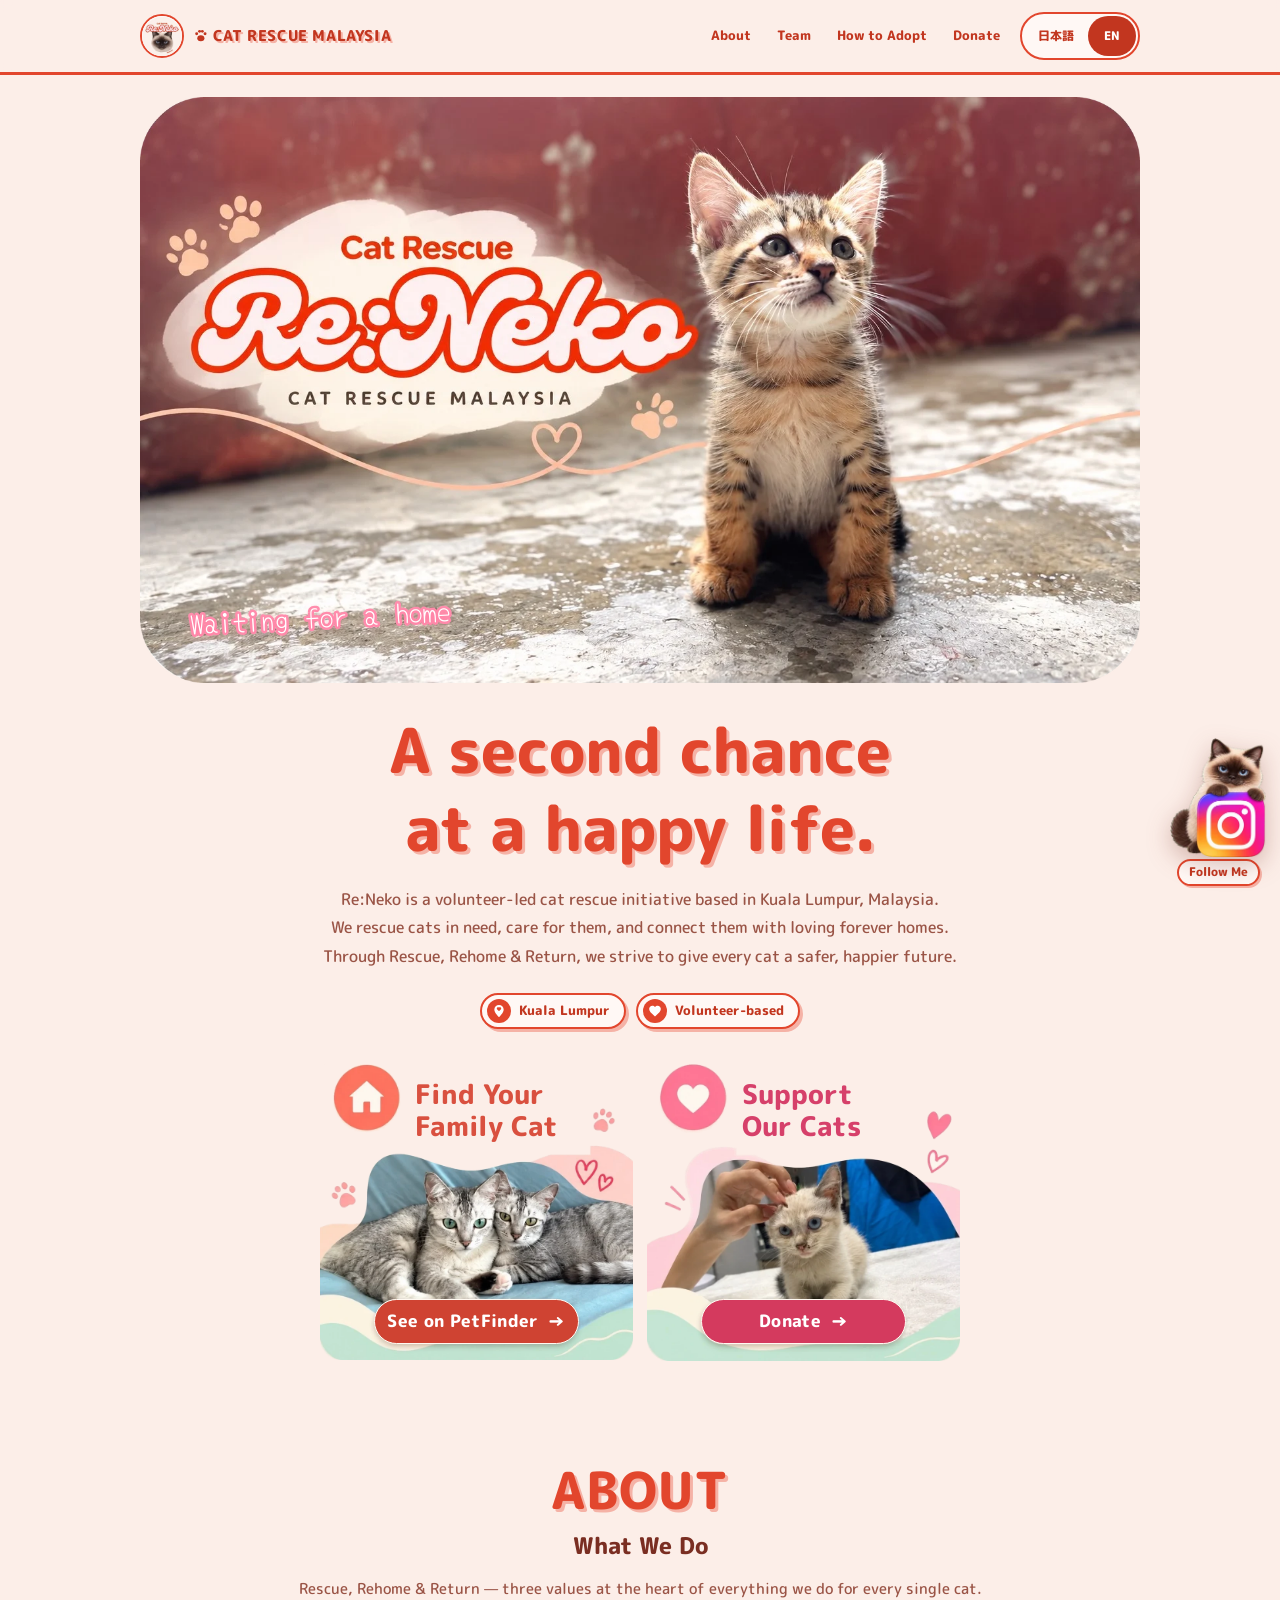
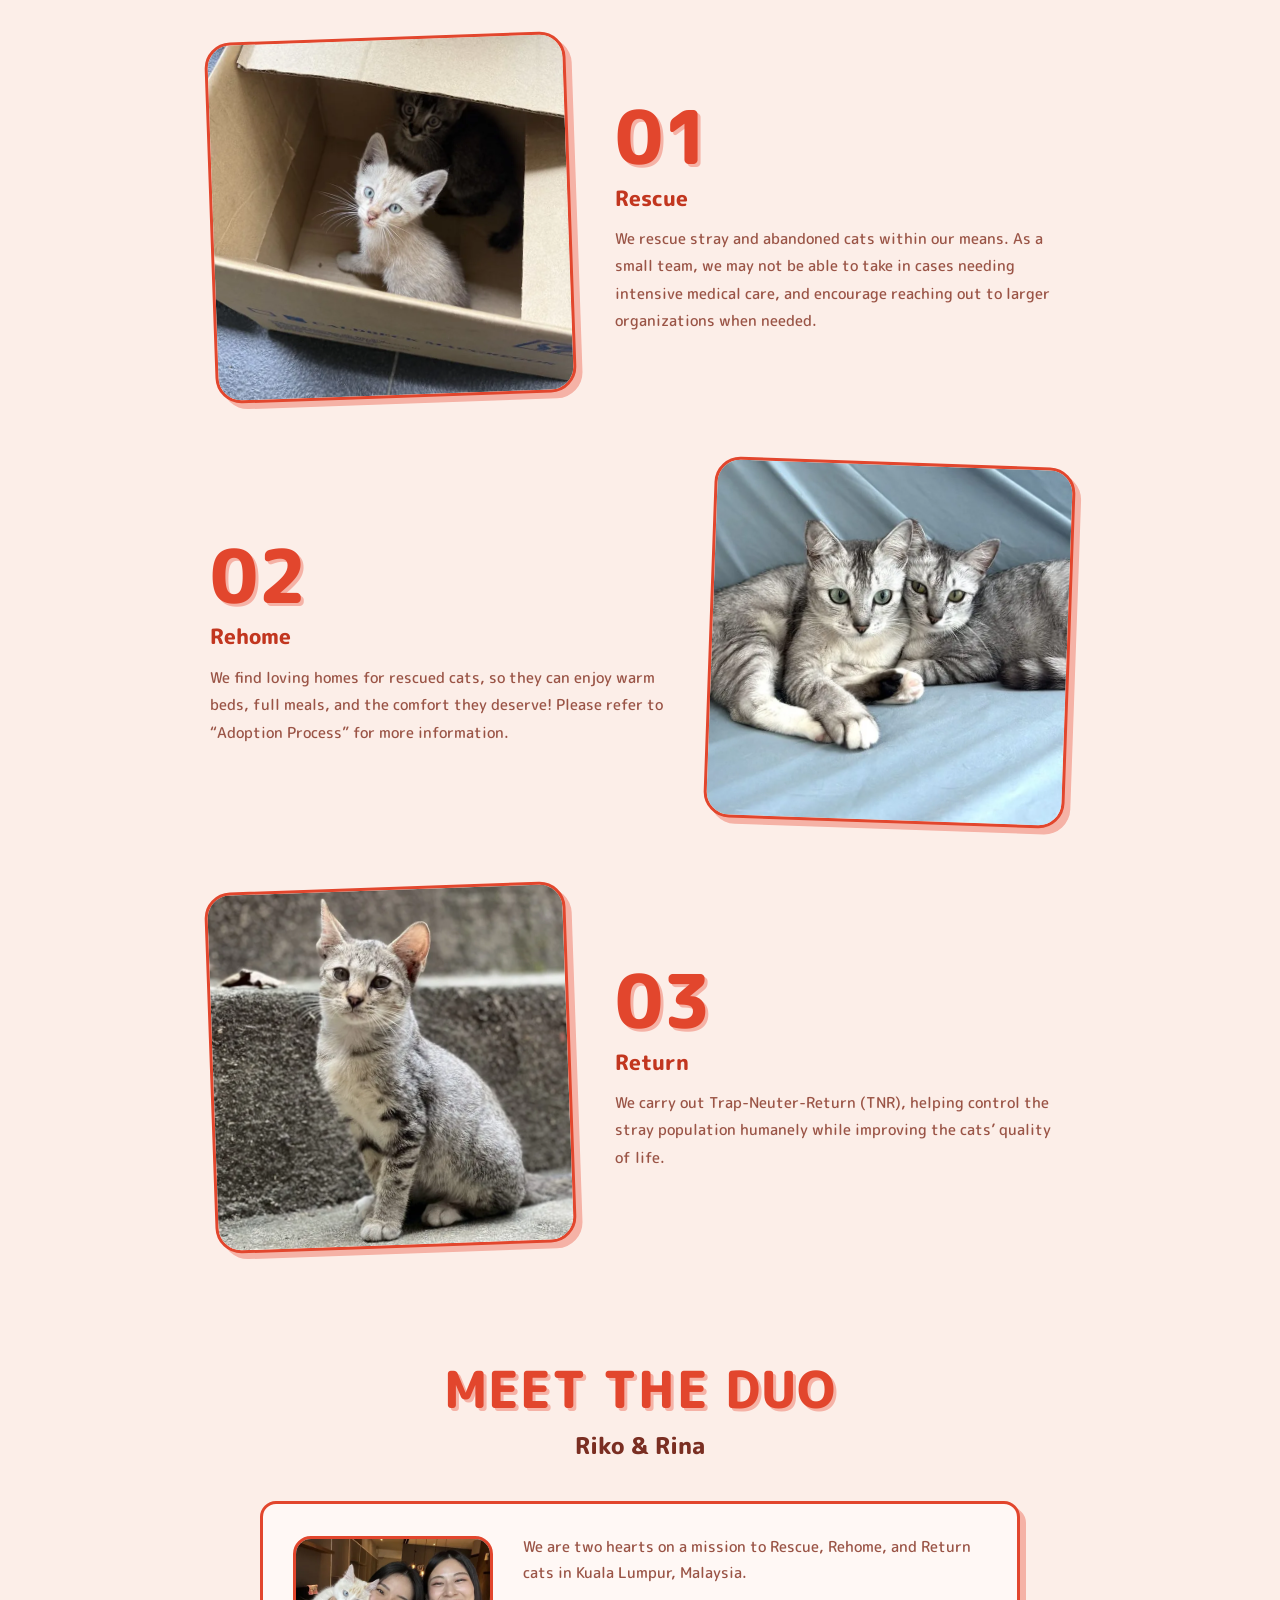
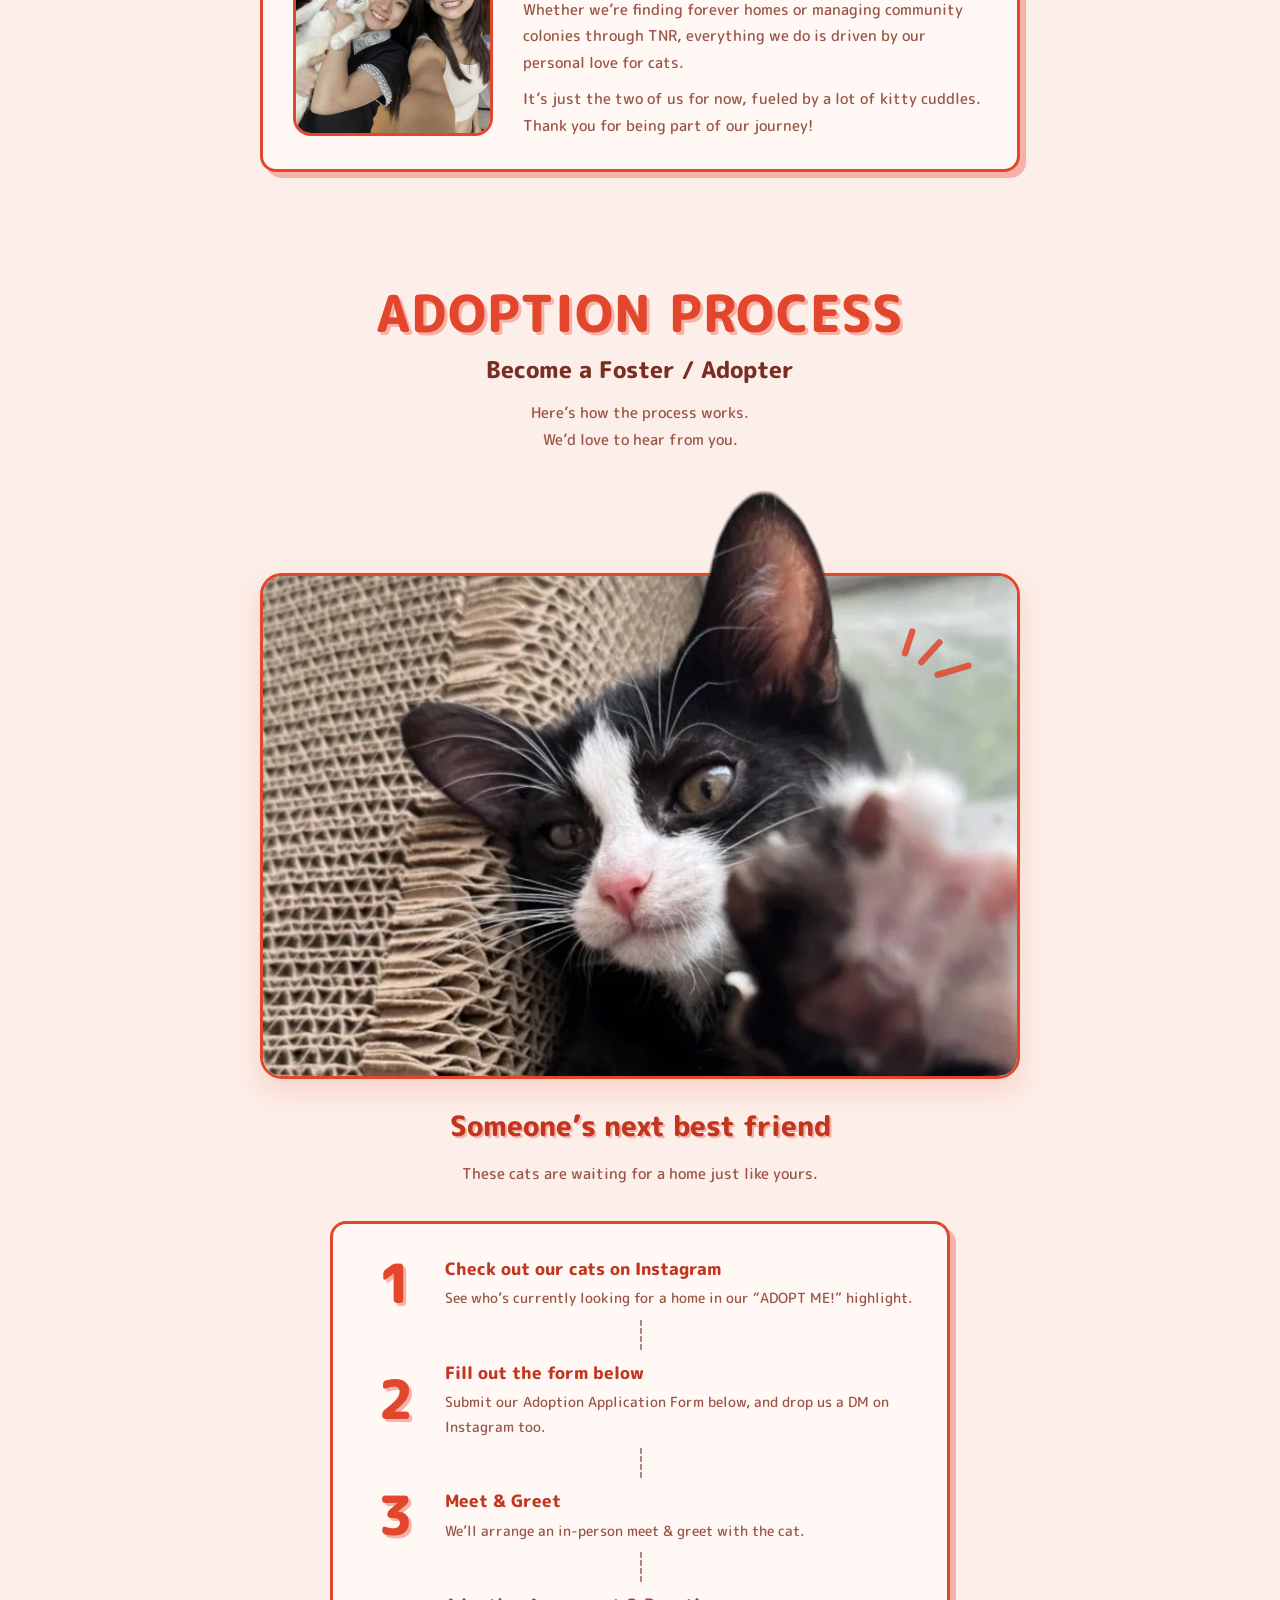
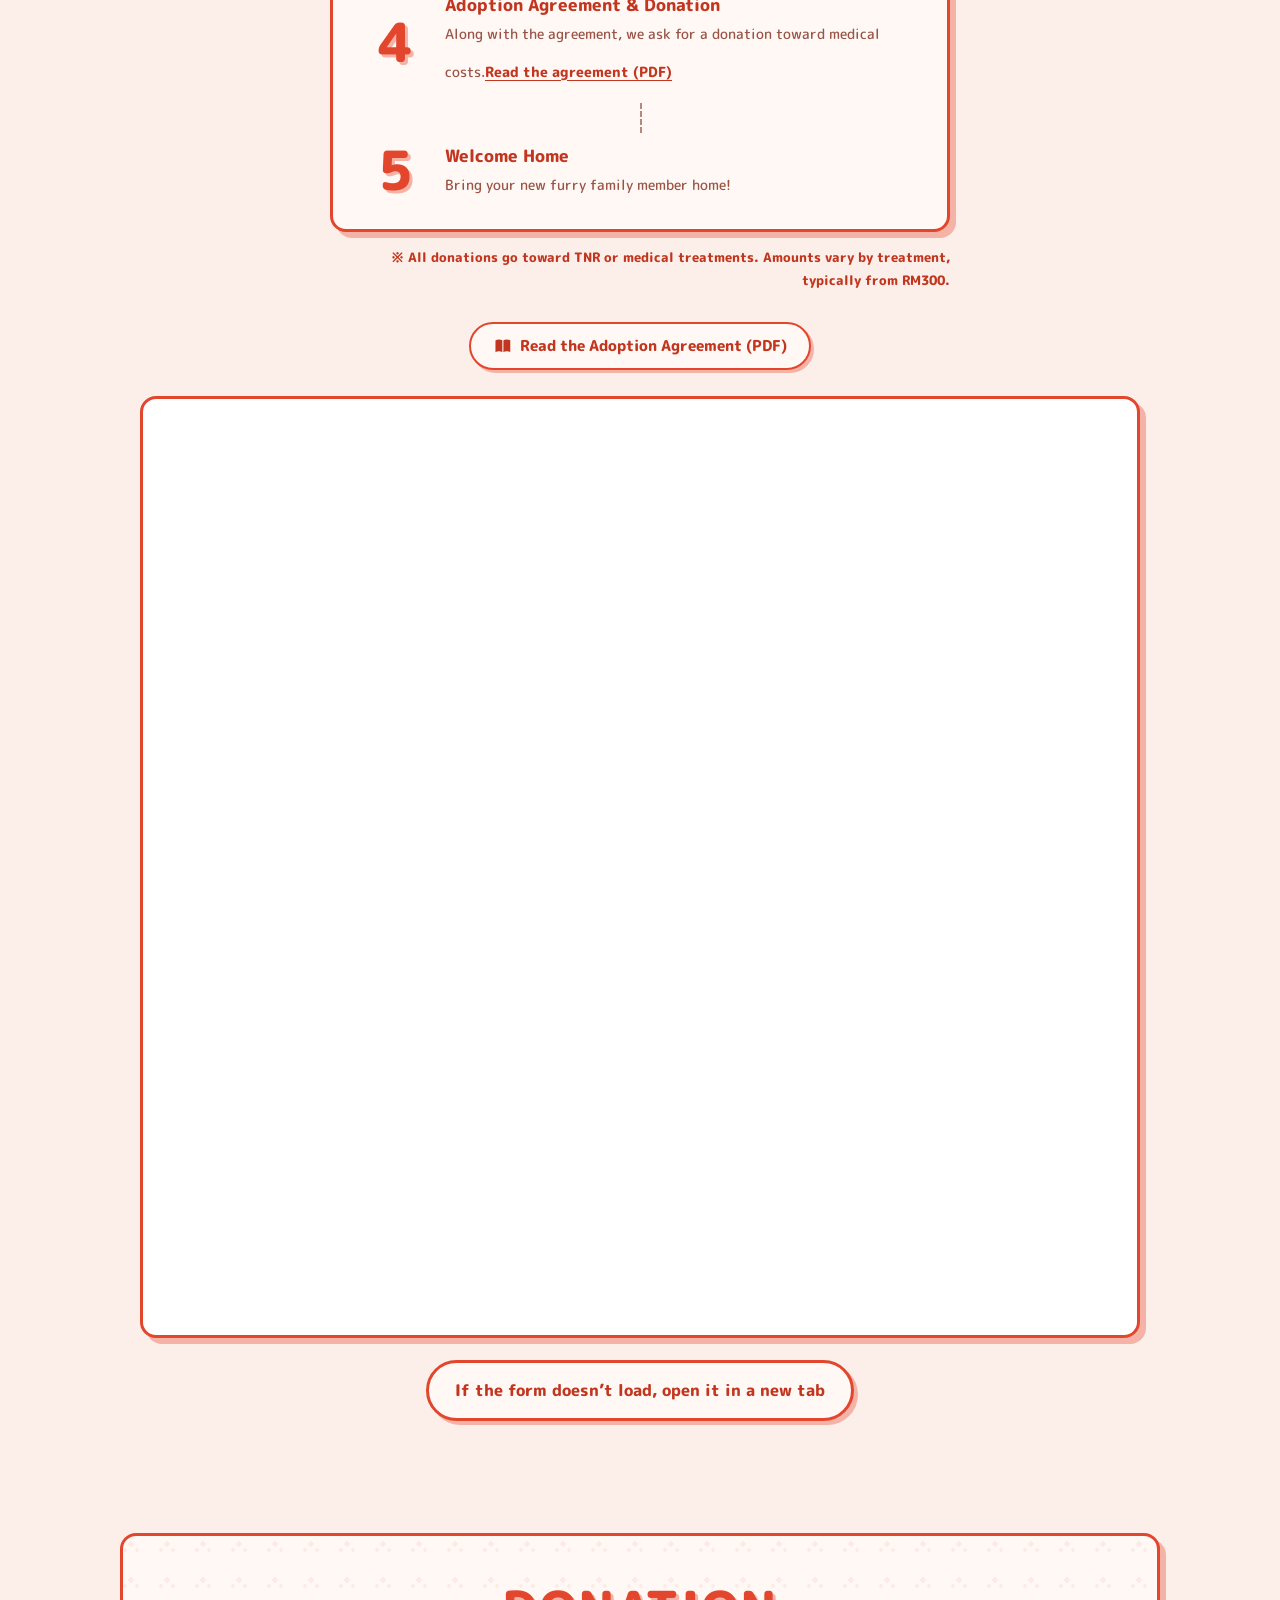
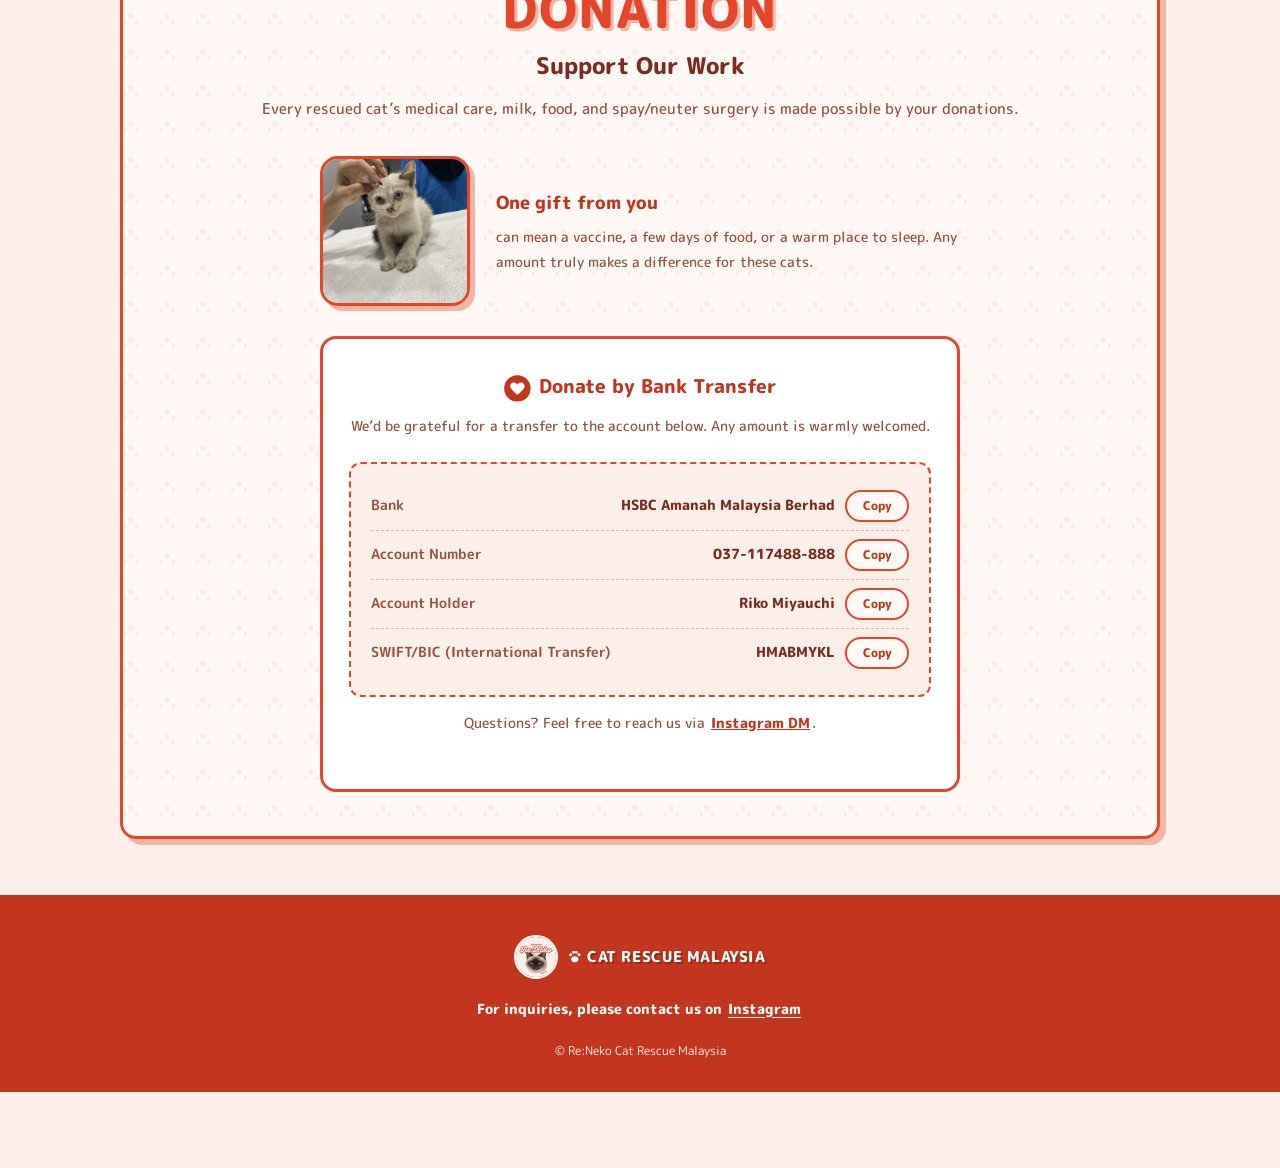
<file: index.html>
<!DOCTYPE html>
<html lang="en">
<head>
<meta charset="UTF-8">
<meta name="viewport" content="width=device-width, initial-scale=1.0">
<title>Re:Neko | Cat Rescue Malaysia</title>
<meta name="description" content="Re:Neko is a volunteer-led cat rescue initiative based in Kuala Lumpur, Malaysia. We rescue cats in need, care for them, and connect them with loving forever homes. Adoption and donation info here.">
<link rel="canonical" href="https://emerald-reef-okinawa.com/reneko-cats/">
<link rel="preconnect" href="https://fonts.googleapis.com">
<link rel="preconnect" href="https://fonts.gstatic.com" crossorigin>
<link href="https://fonts.googleapis.com/css2?family=M+PLUS+Rounded+1c:wght@400;500;700;800&family=Yomogi&display=swap" rel="stylesheet">
<link rel="preload" as="image" href="images/hero-reneko.webp" type="image/webp" fetchpriority="high">
<link rel="stylesheet" href="style.css">
<link rel="icon" href="favicon-32.png" sizes="32x32">
<link rel="icon" href="favicon-192.png" sizes="192x192">
<link rel="apple-touch-icon" href="favicon-180.png">
<meta property="og:image" content="logo.png">
</head>
<body>

<svg style="display:none" aria-hidden="true">
  <symbol id="icon-paw" viewBox="0 0 24 24"><ellipse cx="12" cy="16.3" rx="6.3" ry="5.3"/><circle cx="4.7" cy="8.3" r="2.55"/><circle cx="9.8" cy="4.1" r="2.55"/><circle cx="14.6" cy="4.1" r="2.55"/><circle cx="19.4" cy="8.3" r="2.55"/></symbol>
  <symbol id="icon-book" viewBox="0 0 24 24"><path d="M3 5.4c2.3-1.7 5.7-1.7 9 0c3.3-1.7 6.7-1.7 9 0v14.2c-2.3-1.6-5.7-1.6-9 .1c-3.3-1.7-6.7-1.7-9-.1z"/><path d="M12 5.4v14.3" stroke="#fff" stroke-width="1.3" fill="none" stroke-linecap="round"/></symbol>
  <symbol id="icon-duo" viewBox="0 0 24 24"><circle cx="9" cy="9.2" r="5"/><circle cx="15.4" cy="9.2" r="5" fill-opacity=".72"/><path d="M2.4 21c0-4 3-6.8 6.6-6.8S15.6 17 15.6 21z"/><path d="M8.6 21c0-4 3-6.8 6.6-6.8S21.8 17 21.8 21z" fill-opacity=".72"/></symbol>
  <symbol id="icon-heart" viewBox="0 0 24 24"><path d="M12 21.3l-1.4-1.3C5.4 15.3 2 12.2 2 8.5C2 5.4 4.4 3 7.5 3c1.7 0 3.4.8 4.5 2.1C13.1 3.8 14.8 3 16.5 3C19.6 3 22 5.4 22 8.5c0 3.7-3.4 6.8-8.6 11.5z"/></symbol>
  <symbol id="icon-pin" viewBox="0 0 24 24"><path fill-rule="evenodd" d="M12 1.8c-4.5 0-8 3.4-8 7.8c0 5.4 6 11 7.1 12.1c.5.5 1.3.5 1.8 0C14 20.6 20 15 20 9.6c0-4.4-3.5-7.8-8-7.8zm0 4.4c.9-1 3.8-.8 3.8 1.5c0 1.6-2 3-3.8 4.3C10.2 10.7 8.2 9.3 8.2 7.7c0-2.3 2.9-2.5 3.8-1.5z"/></symbol>
  <symbol id="icon-coin" viewBox="0 0 24 24"><circle cx="12" cy="12" r="11"/><path fill="#fff" d="M12 17.6l-.8-.7C8 14.1 6 12.3 6 10.1C6 8.3 7.4 7 9.1 7c1 0 2 .5 2.9 1.4C12.9 7.5 13.9 7 14.9 7C16.6 7 18 8.3 18 10.1c0 2.2-2 4-5.200 6.800z"/></symbol>
  <symbol id="icon-house" viewBox="0 0 24 24"><path d="M12 3.2L21.6 11.3H19v9.1h-5v-6.1h-4v6.1H5v-9.1H2.4z"/><rect x="10.4" y="15.3" width="3.2" height="5.1" fill="#fff"/></symbol>
</svg>

<header class="site">
  <div class="site-nav">
    <a href="#top" class="logo">
      <img src="logo-120.webp" alt="Re:Neko" width="120" height="120">
      <small><svg class="icon" viewBox="0 0 24 24"><use href="#icon-paw"></use></svg> CAT RESCUE MALAYSIA</small>
    </a>
    <div class="nav-right">
      <nav class="nav-links">
        <a href="#about" id="nav-about">About</a>
        <a href="#duo" id="nav-duo">Team</a>
        <a href="#foster" id="nav-foster">How to Adopt</a>
        <a href="#donate" id="nav-donate">Donate</a>
      </nav>
      <div class="lang-toggle">
        <button type="button" id="lang-ja" onclick="setLang('ja')">日本語</button>
        <button type="button" id="lang-en" class="active" onclick="setLang('en')">EN</button>
      </div>
      <button type="button" class="menu-toggle" onclick="openMenu()" aria-label="Menu" data-label-en="Menu" data-label-ja="メニュー"><svg viewBox="0 0 24 24" aria-hidden="true"><path d="M4.5 7h15M4.5 12h15M4.5 17h15" fill="none" stroke="currentColor" stroke-width="2.6" stroke-linecap="round"/></svg></button>
    </div>
  </div>
</header>

<div class="mobile-menu" id="mobile-menu" onclick="if(event.target===this) closeMenu()">
  <div class="mobile-menu-panel">
    <div class="mobile-menu-head">
      <a href="#top" class="logo"><img src="logo-120.webp" alt="Re:Neko" width="120" height="120"></a>
      <button type="button" class="mobile-menu-close" onclick="closeMenu()" aria-label="Close" data-label-en="Close" data-label-ja="閉じる">×</button>
    </div>
    <div class="mobile-menu-links">
      <a href="#about" onclick="closeMenu()"><span class="m-icon"><svg class="icon" viewBox="0 0 24 24"><use href="#icon-book"></use></svg></span><span id="mnav-about">About</span></a>
      <a href="#duo" onclick="closeMenu()"><span class="m-icon"><svg class="icon" viewBox="0 0 24 24"><use href="#icon-duo"></use></svg></span><span id="mnav-duo">Team</span></a>
      <a href="#foster" onclick="closeMenu()"><span class="m-icon"><svg class="icon" viewBox="0 0 24 24"><use href="#icon-house"></use></svg></span><span id="mnav-foster">How to Adopt</span></a>
      <a href="#donate" onclick="closeMenu()"><span class="m-icon"><svg class="icon" viewBox="0 0 24 24"><use href="#icon-heart"></use></svg></span><span id="mnav-donate">Donate</span></a>
    </div>
    <svg class="mobile-menu-paw" viewBox="0 0 24 24"><use href="#icon-paw"></use></svg>
  </div>
</div>

<div id="top"></div>

<section class="hero">
  <div class="wrap">
    <div class="hero-photo-top">
      <img src="images/hero-reneko.webp" alt="Re:Neko Cat Rescue Malaysia - a rescued kitten" data-alt-en="Re:Neko Cat Rescue Malaysia - a rescued kitten" data-alt-ja="Re:Neko Cat Rescue Malaysia - 保護された子猫" width="1520" height="890" fetchpriority="high" decoding="async">
      <span class="photo-caption" id="hero-bubble">Waiting for a home</span>
    </div>
    <div class="hero-text">
      <h1 id="hero-h1">A second chance<br>at a happy life.</h1>
      <p id="hero-p">Re:Neko is a volunteer-led cat rescue initiative based in Kuala Lumpur, Malaysia.<br>We rescue cats in need, care for them, and connect them with loving forever homes.<br>Through Rescue, Rehome &amp; Return, we strive to give every cat a safer, happier future.</p>
      <div class="hero-badges">
        <span class="badge"><span class="b-icon"><svg class="icon" viewBox="0 0 24 24"><use href="#icon-pin"></use></svg></span><span id="badge-location">Kuala Lumpur</span></span>
        <span class="badge"><span class="b-icon"><svg class="icon" viewBox="0 0 24 24"><use href="#icon-heart"></use></svg></span><span id="badge-volunteer">Volunteer-based</span></span>
      </div>
    </div>
    <div class="quick-links">
      <a class="quick-card qc-find" href="https://secure.petfinder.my/mobile/?action=list&amp;sortadopt=9&amp;sortuser=Sara877" target="_blank" rel="noopener">
        <img src="images/card-find-base.webp" alt="" width="812" height="792">
        <span class="qc-title" id="qc-find-title">Find Your<br>Family Cat</span>
        <span class="qc-btn" id="qc-find-btn">See on PetFinder <span class="qc-arrow">→</span></span>
      </a>
      <a class="quick-card qc-support" href="#bank">
        <img src="images/card-support-base.webp" alt="" width="811" height="792">
        <span class="qc-title" id="qc-support-title">Support<br>Our Cats</span>
        <span class="qc-btn" id="qc-support-btn">Donate <span class="qc-arrow">→</span></span>
      </a>
    </div>
  </div>
</section>


<section id="about">
  <div class="wrap">
    <div class="section-title">
      <span class="eyebrow">ABOUT</span>
      <h2 id="about-h2">What We Do</h2>
      <p id="about-p">Rescue, Rehome &amp; Return &mdash; three values at the heart of everything we do for every single cat.</p>
    </div>
    <div class="about-list">
      <article class="about-item">
        <div class="about-photo"><img src="photos/about-rescue.webp" alt="Rescued kittens in a cardboard box" data-alt-en="Rescued kittens in a cardboard box" data-alt-ja="段ボール箱の中のレスキューした子猫たち" width="720" height="720" loading="lazy" decoding="async"></div>
        <div class="about-body">
          <span class="about-num" aria-hidden="true">01</span>
          <h3 id="about-rescue-h3">Rescue</h3>
          <p id="about-rescue-p">We rescue stray and abandoned cats within our means. As a small team, we may not be able to take in cases needing intensive medical care, and encourage reaching out to larger organizations when needed.</p>
        </div>
      </article>
      <article class="about-item">
        <div class="about-photo"><img src="photos/about-rehome.webp" alt="Two cats waiting for a family, cuddled together" data-alt-en="Two cats waiting for a family, cuddled together" data-alt-ja="寄り添って里親を待つ2匹の猫" width="720" height="720" loading="lazy" decoding="async"></div>
        <div class="about-body">
          <span class="about-num" aria-hidden="true">02</span>
          <h3 id="about-rehome-h3">Rehome</h3>
          <p id="about-rehome-p">We find loving homes for rescued cats, so they can enjoy warm beds, full meals, and the comfort they deserve! Please refer to &ldquo;Adoption Process&rdquo; for more information.</p>
        </div>
      </article>
      <article class="about-item">
        <div class="about-photo"><img src="photos/about-return.webp" alt="A community cat sitting on concrete steps" data-alt-en="A community cat sitting on concrete steps" data-alt-ja="コンクリートの階段に座る地域猫" width="720" height="720" loading="lazy" decoding="async"></div>
        <div class="about-body">
          <span class="about-num" aria-hidden="true">03</span>
          <h3 id="about-return-h3">Return</h3>
          <p id="about-return-p">We carry out Trap-Neuter-Return (TNR), helping control the stray population humanely while improving the cats&rsquo; quality of life.</p>
        </div>
      </article>
    </div>
  </div>
</section>

<section id="duo">
  <div class="wrap">
    <div class="section-title">
      <span class="eyebrow">MEET THE DUO</span>
      <h2>Riko &amp; Rina</h2>
    </div>
    <div class="duo-card">
      <div class="duo-photo"><img src="photos/duo-founders.webp" alt="Riko and Rina with a rescued cat" data-alt-en="Riko and Rina with a rescued cat" data-alt-ja="Riko と Rina、そして保護猫" width="480" height="480" loading="lazy" decoding="async"></div>
      <div class="duo-text">
        <p id="duo-p1">We are two hearts on a mission to Rescue, Rehome, and Return cats in Kuala Lumpur, Malaysia.</p>
        <p id="duo-p2">Whether we&rsquo;re finding forever homes or managing community colonies through TNR, everything we do is driven by our personal love for cats.</p>
        <p id="duo-p3">It&rsquo;s just the two of us for now, fueled by a lot of kitty cuddles. Thank you for being part of our journey!</p>
      </div>
    </div>
  </div>
</section>


<section id="foster">
  <div class="wrap">
    <div class="section-title">
      <span class="eyebrow">ADOPTION PROCESS</span>
      <h2 id="foster-h2">Become a Foster / Adopter</h2>
      <p id="foster-p">Here&rsquo;s how the process works.<br>We&rsquo;d love to hear from you.</p>
    </div>
    <div class="accent-photo-row accent-wide">
      <div class="pop-wrap">
        <div class="accent-photo">
        <img src="photos/foster-tuxedo.webp" alt="A kitten reaching out a paw" data-alt-en="A kitten reaching out a paw" data-alt-ja="手を伸ばす子猫" width="803" height="535" loading="lazy" decoding="async">
        <svg class="motion-lines" viewBox="0 0 100 80" aria-hidden="true"><path d="M18 6 L10 30"/><path d="M48 18 L28 40"/><path d="M80 44 L46 54"/></svg>
      </div>
        <img class="cat-pop" src="photos/foster-tuxedo-pop.webp" alt="" aria-hidden="true" width="803" height="160" loading="lazy" decoding="async">
      </div>
      <div class="accent-text">
        <h3 id="foster-accent-h3">Someone&rsquo;s next best friend</h3>
        <p id="foster-accent-p">These cats are waiting for a home just like yours.</p>
      </div>
    </div>
    <div class="foster-steps">
      <div class="step">
        <div class="num">1</div>
        <p><strong id="step1-strong">Check out our cats on Instagram</strong><span id="step1-text">See who&rsquo;s currently looking for a home in our &ldquo;ADOPT ME!&rdquo; highlight.</span></p>
      </div>
      <div class="step">
        <div class="num">2</div>
        <p><strong id="step2-strong">Fill out the form below</strong><span id="step2-text">Submit our Adoption Application Form below, and drop us a DM on Instagram too.</span></p>
      </div>
      <div class="step">
        <div class="num">3</div>
        <p><strong id="step3-strong">Meet & Greet</strong><span id="step3-text">We&rsquo;ll arrange an in-person meet &amp; greet with the cat.</span></p>
      </div>
      <div class="step">
        <div class="num">4</div>
        <p><strong id="step4-strong">Adoption Agreement & Donation</strong><span id="step4-text">Along with the agreement, we ask for a donation toward medical costs.</span><a class="step-link" id="step4-link" href="docs/ReNeko-Adoption-Agreement.pdf" target="_blank" rel="noopener">Read the agreement (PDF)</a></p>
      </div>
      <div class="step">
        <div class="num">5</div>
        <p><strong id="step5-strong">Welcome Home</strong><span id="step5-text">Bring your new furry family member home!</span></p>
      </div>
    </div>
    <p class="donate-note" id="foster-donate-note">※ All donations go toward TNR or medical treatments. Amounts vary by treatment, typically from RM300.</p>

    <div class="agreement-row">
      <a class="agreement-link" href="docs/ReNeko-Adoption-Agreement.pdf" target="_blank" rel="noopener"><span class="h-icon"><svg class="icon" viewBox="0 0 24 24" aria-hidden="true"><use href="#icon-book"></use></svg></span><span id="agr-btn">Read the Adoption Agreement (PDF)</span></a>
    </div>

    <div class="form-wrap">
      <iframe src="https://docs.google.com/forms/d/e/1FAIpQLSdKfVK2Zg6W_bl4a3MCozu04Es1ObIp1oDFWFUNA1SaIlgtjA/viewform?embedded=true" title="Adoption application form" data-label-en="Adoption application form" data-label-ja="里親応募フォーム" loading="lazy">Loading…</iframe>
    </div>
    <div class="form-fallback">
      <a class="btn btn-outline" href="https://docs.google.com/forms/d/e/1FAIpQLSdKfVK2Zg6W_bl4a3MCozu04Es1ObIp1oDFWFUNA1SaIlgtjA/viewform" target="_blank" rel="noopener" id="form-fallback-link">If the form doesn&rsquo;t load, open it in a new tab</a>
    </div>
  </div>
</section>

<section id="donate">
  <div class="donate-section paw-texture">
    <div class="donate-inner">
      <div class="section-title">
        <span class="eyebrow">DONATION</span>
        <h2 id="donate-h2">Support Our Work</h2>
        <p id="donate-p">Every rescued cat&rsquo;s medical care, milk, food, and spay/neuter surgery is made possible by your donations.</p>
      </div>
      <div class="accent-photo-row">
        <div class="accent-photo">
          <img src="photos/donate-vet.webp" alt="A kitten receiving care at a vet clinic" data-alt-en="A kitten receiving care at a vet clinic" data-alt-ja="動物病院でケアを受ける子猫" width="400" height="400" loading="lazy" decoding="async">
        </div>
        <div class="accent-text">
          <h3 id="donate-accent-h3">One gift from you</h3>
          <p id="donate-accent-p">can mean a vaccine, a few days of food, or a warm place to sleep. Any amount truly makes a difference for these cats.</p>
        </div>
      </div>
      <div class="donate-card" id="bank">
        <h3><span class="h-icon"><svg class="icon" viewBox="0 0 24 24"><use href="#icon-coin"></use></svg></span><span id="donate-card-h3">Donate by Bank Transfer</span></h3>
        <p id="donate-card-p">We&rsquo;d be grateful for a transfer to the account below. Any amount is warmly welcomed.</p>
        <div class="bank-box">
          <dl>
            <div class="bank-row"><dt id="bank-label-name">Bank</dt><dd><span id="bank-value-name">HSBC Amanah Malaysia Berhad</span><button type="button" class="copy-btn" data-copy="bank-value-name" data-ja="コピー" data-en="Copy" data-done-ja="コピーしました" data-done-en="Copied!">Copy</button></dd></div>
            <div class="bank-row"><dt id="bank-label-number">Account Number</dt><dd><span id="bank-value-number">037-117488-888</span><button type="button" class="copy-btn" data-copy="bank-value-number" data-ja="コピー" data-en="Copy" data-done-ja="コピーしました" data-done-en="Copied!">Copy</button></dd></div>
            <div class="bank-row"><dt id="bank-label-holder">Account Holder</dt><dd><span id="bank-value-holder">Riko Miyauchi</span><button type="button" class="copy-btn" data-copy="bank-value-holder" data-ja="コピー" data-en="Copy" data-done-ja="コピーしました" data-done-en="Copied!">Copy</button></dd></div>
            <div class="bank-row"><dt id="bank-label-swift">SWIFT/BIC (International Transfer)</dt><dd><span id="bank-value-swift">HMABMYKL</span><button type="button" class="copy-btn" data-copy="bank-value-swift" data-ja="コピー" data-en="Copy" data-done-ja="コピーしました" data-done-en="Copied!">Copy</button></dd></div>
          </dl>
          <span class="sr-only" id="copy-status" role="status" aria-live="polite"></span>
        </div>
        <p class="donate-alt" id="donate-alt">Questions? Feel free to reach us via <a href="https://www.instagram.com/reneko_malaysia/" target="_blank" rel="noopener">Instagram DM</a>.</p>
      </div>
    </div>
  </div>
</section>

<footer>
  <div class="wrap">
    <a href="#top" class="logo"><img src="logo-120.webp" alt="Re:Neko" width="120" height="120"> <small><svg class="icon" viewBox="0 0 24 24"><use href="#icon-paw"></use></svg> CAT RESCUE MALAYSIA</small></a>
    <p class="foot-contact" id="footer-contact">For inquiries, please contact us on <a href="https://www.instagram.com/reneko_malaysia/" target="_blank" rel="noopener">Instagram</a></p>
    <p class="copyright">© Re:Neko Cat Rescue Malaysia</p>
  </div>
</footer>

<div class="fixed-bar">
  <a href="https://www.instagram.com/reneko_malaysia/" class="fb-insta" target="_blank" rel="noopener" aria-label="Instagram @reneko_malaysia">
    <img src="images/insta-cat.webp" alt="" width="200" height="249">
    <span class="fb-label">Follow Me</span>
  </a>
</div>

<script>
const I18N = {
  'nav-about':        { ja:'about',            en:'About' },
  'nav-duo':          { ja:'メンバー',          en:'Team' },
  'nav-donate':       { ja:'寄付',              en:'Donate' },
  'nav-foster':       { ja:'応募方法',          en:'How to Adopt' },
  'mnav-about':       { ja:'about',            en:'About' },
  'mnav-duo':         { ja:'メンバー',          en:'Team' },
  'mnav-donate':      { ja:'寄付',              en:'Donate' },
  'mnav-foster':      { ja:'応募方法',          en:'How to Adopt' },
  'hero-bubble':      { ja:'おうち、まってます', en:'Waiting for a home' },

  'hero-h1':          { ja:'小さな命に、<br>もう一度おうちを。', en:'A second chance<br>at a happy life.' },
  'hero-p':           { ja:'Re:Neko(リネコ)は、マレーシア・クアラルンプールを拠点に活動する保護猫ボランティア団体です。行き場のない猫たちをレスキューし、大切に育て、温かい里親さんへとつなぐ「Rescue, Rehome &amp; Return」を合言葉に活動しています。',
                          en:'Re:Neko is a volunteer-led cat rescue initiative based in Kuala Lumpur, Malaysia.<br>We rescue cats in need, care for them, and connect them with loving forever homes.<br>Through Rescue, Rehome &amp; Return, we strive to give every cat a safer, happier future.' },
  'badge-location':   { ja:'Kuala Lumpur',   en:'Kuala Lumpur' },
  'badge-volunteer':  { ja:'ボランティアベース', en:'Volunteer-based' },

  'about-h2':         { ja:'Re:Neko の活動について', en:'What We Do' },
  'about-p':          { ja:'Rescue, Rehome &amp; Return — 3つのRを大切に、一匹一匹の命と向き合っています。', en:'Rescue, Rehome &amp; Return &mdash; three values at the heart of everything we do for every single cat.' },
  'about-rescue-h3':  { ja:'Rescue（保護）', en:'Rescue' },
  'about-rescue-p':   { ja:'できる範囲で、野良猫や行き場のない猫たちをレスキューしています。私たちは小さなチームのため、集中的な医療ケアが必要なケースは、より大きな保護団体への相談をお願いする場合もあります。',
                          en:'We rescue stray and abandoned cats within our means. As a small team, we may not be able to take in cases needing intensive medical care, and encourage reaching out to larger organizations when needed.' },
  'about-rehome-h3':  { ja:'Rehome（里親探し）', en:'Rehome' },
  'about-rehome-p':   { ja:'保護した猫たちに、あたたかいベッドと十分なごはん、そして愛情を感じられる新しい家族を見つけます。詳しい流れは「里親になりたい方へ」をご覧ください。',
                          en:'We find loving homes for rescued cats, so they can enjoy warm beds, full meals, and the comfort they deserve! Please refer to &ldquo;Adoption Process&rdquo; for more information.' },
  'about-return-h3':  { ja:'Return（地域へ）', en:'Return' },
  'about-return-p':   { ja:'TNR（不妊去勢・地域へのリターン）活動を行い、地域猫たちの数を人道的にコントロールしながら、暮らしの質の向上にも取り組んでいます。',
                          en:'We carry out Trap-Neuter-Return (TNR), helping control the stray population humanely while improving the cats&rsquo; quality of life.' },

  'duo-p1':           { ja:'マレーシア・クアラルンプールで、猫たちの Rescue・Rehome・Return に取り組む、2人の想いから始まった団体です。',
                          en:'We are two hearts on a mission to Rescue, Rehome, and Return cats in Kuala Lumpur, Malaysia.' },
  'duo-p2':           { ja:'里親探しも、TNRによる地域猫のお世話も、すべては猫への純粋な愛情が原動力になっています。',
                          en:'Whether we&rsquo;re finding forever homes or managing community colonies through TNR, everything we do is driven by our personal love for cats.' },
  'duo-p3':           { ja:'今はまだ2人だけの小さな活動ですが、たくさんの猫たちとのふれあいに支えられています。いつも見守ってくださり、ありがとうございます。',
                          en:'It&rsquo;s just the two of us for now, fueled by a lot of kitty cuddles. Thank you for being part of our journey!' },



  'donate-h2':        { ja:'寄付のお願い', en:'Support Our Work' },
  'donate-p':         { ja:'保護した猫たちの医療費・ミルク・ごはん・不妊去勢手術などの活動費は、皆さまからのご寄付によって支えられています。',
                          en:'Every rescued cat&rsquo;s medical care, milk, food, and spay/neuter surgery is made possible by your donations.' },
  'donate-accent-h3': { ja:'あなたの1回のご寄付が', en:'One gift from you' },
  'donate-accent-p':  { ja:'ワクチン1本、ごはん数日分、あたたかい寝床になります。どんな金額でも、確かに猫たちの力になっています。',
                          en:'can mean a vaccine, a few days of food, or a warm place to sleep. Any amount truly makes a difference for these cats.' },
  'qc-find-title':    { ja:'家族になる<br>猫を探す', en:'Find Your<br>Family Cat' },
  'qc-support-title': { ja:'猫を助ける<br>支援をする', en:'Support<br>Our Cats' },
  'qc-find-btn':      { ja:'PetFinderで見る <span class="qc-arrow">→</span>', en:'See on PetFinder <span class="qc-arrow">→</span>' },
  'qc-support-btn':   { ja:'寄付の口座へ <span class="qc-arrow">→</span>', en:'Donate <span class="qc-arrow">→</span>' },
  'donate-card-h3':   { ja:'銀行振込でのご寄付', en:'Donate by Bank Transfer' },
  'donate-card-p':    { ja:'下記口座宛にお振込みいただけますと幸いです。金額は問いません、温かいご支援をお待ちしております。', en:'We&rsquo;d be grateful for a transfer to the account below. Any amount is warmly welcomed.' },
  'bank-label-name':  { ja:'銀行名', en:'Bank' },
  'bank-label-number':{ ja:'口座番号', en:'Account Number' },
  'bank-label-holder':{ ja:'口座名義人', en:'Account Holder' },
  'bank-value-name':  { ja:'HSBC Amanah Malaysia Berhad', en:'HSBC Amanah Malaysia Berhad' },
  'bank-value-number':{ ja:'037-117488-888', en:'037-117488-888' },
  'bank-value-holder':{ ja:'Riko Miyauchi', en:'Riko Miyauchi' },
  'bank-label-swift': { ja:'SWIFT/BIC（海外送金）', en:'SWIFT/BIC (International Transfer)' },
  'bank-value-swift': { ja:'HMABMYKL', en:'HMABMYKL' },
  'donate-alt':       { ja:'ご不明な点は <a href="https://www.instagram.com/reneko_malaysia/" target="_blank" rel="noopener">InstagramのDM</a> よりお気軽にお問い合わせください。',
                          en:'Questions? Feel free to reach us via <a href="https://www.instagram.com/reneko_malaysia/" target="_blank" rel="noopener">Instagram DM</a>.' },

  'foster-h2':        { ja:'里親になりたい方へ', en:'Become a Foster / Adopter' },
  'foster-p':         { ja:'下記の流れでお申し込みいただけます。<br>まずはお気軽にご応募ください。', en:'Here&rsquo;s how the process works.<br>We&rsquo;d love to hear from you.' },
  'foster-accent-h3': { ja:'誰かの家族の、大切な一匹に', en:'Someone&rsquo;s next best friend' },
  'foster-accent-p':  { ja:'あなたのおうちに迎えられることを、この子たちは待っています。', en:'These cats are waiting for a home just like yours.' },
  'step1-strong':     { ja:'Instagramで猫をチェック', en:'Check out our cats on Instagram' },
  'step1-text':       { ja:'ハイライト「ADOPT ME!」で、里親募集中の猫たちをご覧ください。', en:'See who&rsquo;s currently looking for a home in our &ldquo;ADOPT ME!&rdquo; highlight.' },
  'step2-strong':     { ja:'下記フォームからお申し込み', en:'Fill out the form below' },
  'step2-text':       { ja:'里親応募フォームをご入力の上、送信し、InstagramのDMもお送りください。', en:'Submit our Adoption Application Form below, and drop us a DM on Instagram too.' },
  'step3-strong':     { ja:'対面での顔合わせ', en:'Meet & Greet' },
  'step3-text':       { ja:'猫との相性を見るため、実際に会っていただきます。', en:'We&rsquo;ll arrange an in-person meet &amp; greet with the cat.' },
  'step4-strong':     { ja:'里親契約・ご寄付', en:'Adoption Agreement & Donation' },
  'step4-text':       { ja:'契約と合わせて、医療費等へのご寄付をお願いしています。', en:'Along with the agreement, we ask for a donation toward medical costs.' },
  'step5-strong':     { ja:'お迎え', en:'Welcome Home' },
  'step5-text':       { ja:'新しい家族の一員として、おうちへお迎えいただきます。', en:'Bring your new furry family member home!' },
  'foster-donate-note': { ja:'※ ご寄付はTNRや医療費として大切に使わせていただきます。金額は治療内容により異なりますが、目安はRM300〜です。',
                          en:'※ All donations go toward TNR or medical treatments. Amounts vary by treatment, typically from RM300.' },
  'agr-btn': { ja:'譲渡同意書（PDF）を読む', en:'Read the Adoption Agreement (PDF)' },
  'step4-link': { ja:'同意書（PDF）を読む', en:'Read the agreement (PDF)' },
  'form-fallback-link': { ja:'フォームが表示されない場合はこちら（新しいタブで開く）', en:'If the form doesn&rsquo;t load, open it in a new tab' },

  'footer-contact':   { ja:'お問い合わせは<a href="https://www.instagram.com/reneko_malaysia/" target="_blank" rel="noopener">Instagram</a>まで', en:'For inquiries, please contact us on <a href="https://www.instagram.com/reneko_malaysia/" target="_blank" rel="noopener">Instagram</a>' },
};

const META = {
  ja:{ title:'Re:Neko | 保護猫ボランティア（クアラルンプール）', desc:'Re:Neko(リネコ)はマレーシア・クアラルンプールを拠点に活動する保護猫ボランティア団体です。レスキュー・保護・里親探しを行っています。里親募集・ご寄付はこちらから。' },
  en:{ title:'Re:Neko | Cat Rescue Malaysia', desc:'Re:Neko is a volunteer-led cat rescue initiative based in Kuala Lumpur, Malaysia. We rescue cats in need, care for them, and connect them with loving forever homes. Adoption and donation info here.' }
};

function setLang(lang, remember = true){
  document.documentElement.lang = lang;
  for(const id in I18N){
    const el = document.getElementById(id);
    if(el) el.innerHTML = I18N[id][lang];
  }
  const L = lang === 'ja' ? 'Ja' : 'En';
  document.querySelectorAll('[data-alt-en]').forEach(el => { el.alt = el.dataset['alt' + L]; });
  document.querySelectorAll('[data-label-en]').forEach(el => {
    const v = el.dataset['label' + L];
    if(el.tagName === 'IFRAME') el.title = v; else el.setAttribute('aria-label', v);
  });
  document.querySelectorAll('[data-ja][data-en]').forEach(el => { el.textContent = el.dataset[lang]; });
  document.title = META[lang].title;
  document.querySelector('meta[name=description]').setAttribute('content', META[lang].desc);
  document.getElementById('lang-ja').classList.toggle('active', lang === 'ja');
  document.getElementById('lang-en').classList.toggle('active', lang === 'en');
  if(remember){ try{ localStorage.setItem('reneko-lang-v2', lang); }catch(e){} }
}

/* Copy bank details */
function copyFallback(text){
  return new Promise((resolve, reject) => {
    const ta = document.createElement('textarea');
    ta.value = text; ta.setAttribute('readonly', ''); ta.style.cssText = 'position:fixed;top:-100px;opacity:0';
    document.body.appendChild(ta); ta.select();
    let ok = false;
    try{ ok = document.execCommand('copy'); }catch(e){}
    document.body.removeChild(ta);
    ok ? resolve() : reject();
  });
}
function copyText(text){
  if(navigator.clipboard && window.isSecureContext){
    return navigator.clipboard.writeText(text).catch(() => copyFallback(text));
  }
  return copyFallback(text);
}
document.addEventListener('click', e => {
  const btn = e.target.closest('.copy-btn');
  if(!btn) return;
  const text = document.getElementById(btn.dataset.copy).textContent.trim();
  copyText(text).then(() => {
    const lang = document.documentElement.lang === 'ja' ? 'ja' : 'en';
    btn.textContent = btn.dataset['done' + (lang === 'ja' ? 'Ja' : 'En')];
    btn.classList.add('done');
    document.getElementById('copy-status').textContent = btn.textContent + ': ' + text;
    clearTimeout(btn._t);
    btn._t = setTimeout(() => {
      btn.textContent = btn.dataset[document.documentElement.lang === 'ja' ? 'ja' : 'en'];
      btn.classList.remove('done');
    }, 1800);
  }).catch(() => {});
});

(function(){
  let lang = 'en';
  try{ lang = localStorage.getItem('reneko-lang-v2') || 'en'; }catch(e){}
  setLang(lang, false);
})();

function openMenu(){
  document.getElementById('mobile-menu').classList.add('open');
  document.body.style.overflow = 'hidden';
}
function closeMenu(){
  document.getElementById('mobile-menu').classList.remove('open');
  document.body.style.overflow = '';
}
</script>

</body>
</html>
</file>
<file: style.css>
/* Re:Neko — retro poster theme (red ink on blush paper) */
:root{
  --red:#E2462D;
  --red-dark:#C2361F;
  --pink:#F5B2A6;        /* offset-shadow pink */
  --pink-light:#FBDDD5;
  --blush:#FCEEE8;       /* page background */
  --paper:#FFF8F5;       /* card background */
  --text:#7A2E22;
  --text-soft:#9A5446;
  --white:#FFFFFF;
  --radius:16px;
  --line:3px solid var(--red);
  --pop-shadow:6px 6px 0 var(--pink);
  --display:"M PLUS Rounded 1c","Hiragino Maru Gothic ProN",sans-serif;
  --heading:"M PLUS Rounded 1c","Hiragino Maru Gothic ProN",sans-serif;
}
*{box-sizing:border-box;margin:0;padding:0;}
html{scroll-behavior:smooth;}
body{
  font-family:"M PLUS Rounded 1c","Hiragino Maru Gothic ProN",sans-serif;
  background:var(--blush);
  color:var(--text);
  line-height:1.8;
  padding-bottom:76px;
  -webkit-font-smoothing:antialiased;
}
img{max-width:100%;display:block;}
a{color:inherit;text-decoration:none;}
:focus-visible{outline:3px solid var(--red-dark);outline-offset:3px;border-radius:6px;}
.sr-only{position:absolute;width:1px;height:1px;margin:-1px;padding:0;overflow:hidden;clip:rect(0 0 0 0);white-space:nowrap;border:0;}
.wrap{max-width:1040px;margin:0 auto;padding:0 20px;}
.icon{width:1em;height:1em;fill:currentColor;flex:0 0 auto;}

/* ---------- Header ---------- */
header.site{
  position:sticky;top:0;z-index:50;
  background:rgba(252,238,232,.95);
  backdrop-filter:blur(6px);
  border-bottom:var(--line);
}
.site-nav{
  display:flex;align-items:center;justify-content:space-between;
  padding:12px 20px;max-width:1040px;margin:0 auto;gap:12px;
}
.logo{display:flex;align-items:center;gap:10px;color:var(--red-dark);flex:0 0 auto;}
.logo img{
  width:44px;height:44px;border-radius:50%;object-fit:cover;
  border:2px solid var(--red);background:#fff;flex:0 0 auto;
}
.logo small{
  display:inline-flex;align-items:center;gap:5px;
  font-family:var(--display);font-weight:800;font-size:.95rem;letter-spacing:.04em;
  color:var(--red-dark);text-shadow:2px 2px 0 var(--pink);
}
.logo small .icon{width:.9em;height:.9em;}
@media(max-width:480px){
  .site-nav{padding:10px 14px;gap:8px;}
  .logo{gap:7px;}
  .logo img{width:38px;height:38px;}
  .logo small{font-size:.7rem;letter-spacing:.02em;}
  .lang-toggle button{padding:0 8px;min-width:40px;}
}
@media(max-width:400px){ .logo small{font-size:.62rem;letter-spacing:.01em;gap:3px;} .nav-right{gap:6px;} }
@media(max-width:365px){ .site-nav .logo small{display:none;} }
.nav-right{display:flex;align-items:center;gap:8px;flex:0 0 auto;white-space:nowrap;}
.site-nav .nav-links{display:flex;gap:2px;}
.nav-links a{
  font-size:.82rem;font-weight:800;color:var(--red-dark);
  padding:0 12px;min-height:44px;display:inline-flex;align-items:center;border-radius:999px;white-space:nowrap;
}
.nav-links a:hover{background:var(--pink-light);}
@media(max-width:760px){ .site-nav .nav-links{display:none;} }

.menu-toggle{
  display:none;background:var(--paper);border:2px solid var(--red);color:var(--red);
  border-radius:999px;width:44px;height:44px;align-items:center;justify-content:center;
  cursor:pointer;flex:0 0 auto;font-size:1.1rem;line-height:1;
}
.menu-toggle svg{width:22px;height:22px;}
@media(max-width:760px){ .menu-toggle{display:flex;} }

.lang-toggle{
  display:flex;background:var(--paper);border:2px solid var(--red);
  border-radius:999px;padding:2px;flex:0 0 auto;
}
.lang-toggle button{
  border:none;background:transparent;cursor:pointer;
  font-family:inherit;font-weight:800;font-size:.75rem;
  padding:0 14px;min-height:40px;min-width:48px;border-radius:999px;color:var(--red-dark);
}
.lang-toggle button.active{background:var(--red-dark);color:#fff;}
.lang-toggle button:focus-visible{outline-offset:1px;}

/* ---------- Mobile menu ---------- */
.mobile-menu{display:none;position:fixed;inset:0;z-index:200;background:rgba(122,46,34,.4);}
.mobile-menu.open{display:block;}
.mobile-menu-panel{
  background:var(--blush);border-left:var(--line);
  width:80%;max-width:310px;height:100%;margin-left:auto;padding:22px;
  display:flex;flex-direction:column;gap:4px;position:relative;overflow:hidden;
}
.mobile-menu-head{display:flex;justify-content:space-between;align-items:center;margin-bottom:18px;position:relative;z-index:1;}
.mobile-menu-close{
  background:var(--paper);border:2px solid var(--red);border-radius:50%;
  width:44px;height:44px;font-size:1.4rem;font-family:inherit;cursor:pointer;color:var(--red-dark);
  display:flex;align-items:center;justify-content:center;
}
.mobile-menu-links{position:relative;z-index:1;display:flex;flex-direction:column;gap:14px;}
.mobile-menu-links a{
  display:flex;align-items:center;gap:12px;
  padding:10px 14px;border-radius:14px;
  font-family:var(--heading);font-weight:800;font-size:1rem;color:var(--red-dark);
  background:var(--paper);border:var(--line);box-shadow:4px 4px 0 var(--pink);
  transition:transform .12s ease, box-shadow .12s ease;
}
.mobile-menu-links a:active{transform:translate(3px,3px);box-shadow:1px 1px 0 var(--pink);}
.mobile-menu-links a .m-icon{
  width:38px;height:38px;border-radius:50%;flex:0 0 auto;
  display:flex;align-items:center;justify-content:center;
  background:var(--red);color:#fff;
}
.mobile-menu-links a .m-icon .icon{width:1.25em;height:1.25em;}
.mobile-menu-paw{
  position:absolute;z-index:0;width:9rem;height:9rem;opacity:.12;color:var(--red);
  bottom:6px;right:-18px;transform:rotate(-18deg);pointer-events:none;
}

/* ---------- Buttons ---------- */
.btn{
  display:inline-flex;align-items:center;justify-content:center;gap:8px;
  padding:13px 26px;min-height:48px;border-radius:999px;font-weight:800;font-size:1rem;
  border:var(--line);cursor:pointer;box-shadow:4px 4px 0 var(--pink);
  transition:transform .12s ease, box-shadow .12s ease;
}
.btn:active{transform:translate(3px,3px);box-shadow:1px 1px 0 var(--pink);}
.btn-coral,.btn-yellow{background:var(--red-dark);border-color:var(--red-dark);color:#fff;}
.btn-outline{background:var(--paper);color:var(--red-dark);}

/* ---------- Section shells ---------- */
section{padding:56px 0;}
.section-title{text-align:center;margin-bottom:34px;}
.section-title .eyebrow{
  display:block;font-family:var(--display);font-weight:800;
  font-size:clamp(2.1rem,7vw,3.2rem);line-height:1.15;letter-spacing:.02em;
  color:var(--red);text-shadow:3px 3px 0 var(--pink);
  margin-bottom:6px;
}
.section-title h2{
  font-family:var(--heading);font-weight:800;
  font-size:clamp(1.15rem,2.6vw,1.45rem);color:var(--text);
}
.section-title p{color:var(--text-soft);margin-top:8px;font-size:.95rem;font-weight:500;}

/* shared poster card */
.duo-card,.donate-card,.form-wrap,.donate-section{
  background:var(--paper);border:var(--line);border-radius:var(--radius);
  box-shadow:var(--pop-shadow);
}

/* ---------- Hero ---------- */
.hero{padding:22px 0 44px;position:relative;overflow:hidden;}
.hero-text{max-width:640px;margin:0 auto;text-align:center;}
.photo-caption{
  position:absolute;left:5%;bottom:7%;transform:rotate(-3deg);
  font-family:"Yomogi",cursive;
  font-size:clamp(.95rem,3.2vw,1.75rem);
  color:#fff;
  -webkit-text-stroke:clamp(3px,.7vw,5px) #FF8FAE;
  paint-order:stroke fill;
  text-shadow:0 3px 10px rgba(255,80,130,.45);
  white-space:nowrap;pointer-events:none;z-index:2;
}
.hero h1{
  font-family:var(--heading);font-weight:800;
  font-size:clamp(2.3rem,8.4vw,3.9rem);color:var(--red);
  text-shadow:3px 3px 0 var(--pink);
  line-height:1.25;margin-bottom:18px;
}
.hero p{color:var(--text-soft);font-size:1rem;font-weight:500;margin-bottom:22px;}
.hero-badges{display:flex;flex-wrap:wrap;gap:10px;justify-content:center;}
.badge{
  background:var(--paper);border:2px solid var(--red);
  padding:4px 14px 4px 5px;border-radius:999px;font-size:.82rem;font-weight:800;
  color:var(--red-dark);display:inline-flex;align-items:center;gap:8px;white-space:nowrap;
  box-shadow:3px 3px 0 var(--pink);
}
.badge .b-icon{
  width:24px;height:24px;border-radius:50%;background:var(--red);color:#fff;flex:0 0 auto;
  display:flex;align-items:center;justify-content:center;
}
.badge .b-icon .icon{width:14px;height:14px;}
@media(max-width:380px){ .hero-badges{gap:8px;} .badge{font-size:.74rem;padding-right:11px;gap:6px;} }
.hero-photo-top{position:relative;margin:0 auto 28px;}
.hero-photo-top img{width:100%;height:auto;display:block;}
@media(max-width:640px){ .hero{padding-top:14px;} .hero-photo-top{margin-left:-12px;margin-right:-12px;} }

/* ---------- Quick links (hero) ---------- */
.quick-links{display:grid;grid-template-columns:1fr 1fr;gap:14px;max-width:640px;margin:26px auto 0;}
.quick-card{display:block;position:relative;container-type:inline-size;border-radius:22px;transition:transform .15s ease;}
.quick-card:hover{transform:translateY(-4px);}
.quick-card img{width:100%;height:auto;display:block;}
.quick-card .qc-btn{
  position:absolute;left:17.2%;width:65.6%;top:79.9%;height:14.6%;
  display:flex;align-items:center;justify-content:center;gap:.5em;
  border-radius:999px;border:.6cqw solid #FFF9F1;
  color:#fff;font-weight:800;font-size:5.4cqw;letter-spacing:.02em;white-space:nowrap;
  box-shadow:0 .8cqw 1.6cqw rgba(74,54,48,.18);
  transition:filter .15s ease;
}
.quick-card .qc-arrow{font-size:1.05em;}
.quick-card .qc-title{
  position:absolute;left:30.4%;top:6%;width:66%;
  font-weight:800;font-size:10.8cqw;line-height:1.16;white-space:nowrap;
  pointer-events:none;
}
html[lang=en] .quick-card .qc-title{font-size:8.6cqw;line-height:1.2;top:7.4%;}
.qc-find .qc-title{color:#D9503F;}
.qc-support .qc-title{color:#D6406A;}
.qc-find .qc-btn{background:#CF4332;}
.qc-support .qc-btn{background:#D43A5E;}
.quick-card:focus-visible{outline-offset:4px;border-radius:22px;}
.quick-card:hover .qc-btn{filter:brightness(1.06);}
#bank{scroll-margin-top:90px;}

/* ---------- About ---------- */
.about-list{display:flex;flex-direction:column;gap:64px;max-width:860px;margin:0 auto;}
.about-item{display:flex;align-items:center;gap:44px;}
.about-item:nth-child(even){flex-direction:row-reverse;}
.about-photo{
  flex:0 0 42%;aspect-ratio:1/1;border:var(--line);border-radius:26px;overflow:hidden;
  box-shadow:var(--pop-shadow);transform:rotate(-2deg);background:var(--pink-light);
}
.about-item:nth-child(even) .about-photo{transform:rotate(2deg);}
.about-photo img{width:100%;height:100%;object-fit:cover;}
.about-body{flex:1;min-width:0;}
.about-num{
  display:block;font-family:var(--display);font-weight:800;font-size:clamp(3.2rem,9vw,4.6rem);line-height:1;
  color:var(--red);text-shadow:3px 3px 0 var(--pink);margin-bottom:6px;
}
.about-body h3{font-family:var(--heading);font-weight:800;font-size:1.3rem;color:var(--red-dark);margin-bottom:8px;}
.about-body p{font-size:.95rem;color:var(--text-soft);font-weight:500;}
@media(max-width:760px){
  .about-list{gap:48px;}
  .about-item,.about-item:nth-child(even){flex-direction:column;align-items:stretch;gap:22px;}
  .about-photo{flex:none;width:100%;max-width:420px;margin:0 auto;}
  .about-body{text-align:left;}
}

/* ---------- Meet the duo ---------- */
.duo-card{display:flex;align-items:center;gap:30px;padding:30px;max-width:760px;margin:0 auto;}
@media(max-width:680px){ .duo-card{flex-direction:column;text-align:center;padding:24px 20px;} }
.duo-photo{
  flex:0 0 auto;width:200px;height:200px;border-radius:18px;
  overflow:hidden;border:var(--line);position:relative;
}
.duo-photo img{width:100%;height:100%;object-fit:cover;}
.duo-text p{font-size:.92rem;color:var(--text-soft);font-weight:500;margin-bottom:10px;}
.duo-text p:last-child{margin-bottom:0;}

/* ---------- Donation ---------- */
.donate-section{margin:0 16px;}
@media(min-width:1040px){ .donate-section{margin:0 auto;max-width:1040px;} }
.donate-inner{padding:44px 24px;}
@media(max-width:480px){ .donate-inner{padding:36px 16px;} }
.donate-card{max-width:640px;margin:0 auto;padding:30px 26px;background:#fff;box-shadow:none;}
.donate-card h3 .h-icon{display:inline-flex;vertical-align:middle;margin-right:8px;color:var(--red-dark);}
.donate-card h3 .h-icon .icon{width:1.5em;height:1.5em;}
.donate-card h3{font-family:var(--heading);font-weight:800;font-size:1.2rem;color:var(--red-dark);margin-bottom:10px;text-align:center;}
.donate-card > p{font-size:.9rem;color:var(--text-soft);font-weight:500;text-align:center;margin-bottom:22px;}
.bank-box{background:var(--blush);border-radius:12px;padding:18px 20px;border:2px dashed var(--red);}
.bank-row{
  display:flex;justify-content:space-between;gap:12px;
  padding:8px 0;border-bottom:1px dashed var(--pink);font-size:.88rem;
}
.bank-row:last-child{border-bottom:none;}
.bank-row dt{color:var(--text-soft);font-weight:700;}
.bank-row{align-items:center;}
.bank-row dd{font-weight:800;color:var(--text);display:flex;align-items:center;justify-content:flex-end;flex-wrap:wrap;gap:6px 10px;text-align:right;}
.copy-btn{
  font-family:inherit;font-weight:800;font-size:.75rem;color:var(--red-dark);
  background:var(--paper);border:2px solid var(--red);border-radius:999px;
  padding:0 12px;min-height:32px;min-width:64px;cursor:pointer;flex:0 0 auto;
  transition:background .12s ease,color .12s ease;
}
.copy-btn:hover{background:var(--pink-light);}
.copy-btn.done{background:var(--red-dark);border-color:var(--red-dark);color:#fff;}
@media(pointer:coarse){ .copy-btn{min-height:44px;} }
@media(max-width:480px){
  .bank-row{flex-direction:column;align-items:stretch;gap:2px;}
  .bank-row dd{justify-content:space-between;text-align:left;flex-wrap:nowrap;}
  .bank-row dd > span{min-width:0;overflow-wrap:anywhere;}
  .donate-card{padding:26px 16px;}
  .bank-box{padding:12px 14px;}
}
.donate-alt{text-align:center;font-size:.82rem;color:var(--text-soft);margin-top:14px;}
.donate-alt a{color:var(--red-dark);font-weight:800;text-decoration:underline;display:inline-block;padding:10px 2px;margin:-10px 0;}

/* ---------- Foster / adoption process ---------- */
.foster-steps{
  max-width:620px;margin:0 auto 14px;display:flex;flex-direction:column;
  background:var(--paper);border:var(--line);border-radius:var(--radius);box-shadow:var(--pop-shadow);
  padding:30px 26px;
}
@media(max-width:480px){ .foster-steps{padding:24px 16px;} }
.step{
  display:grid;grid-template-columns:72px 1fr;align-items:center;gap:14px;
  position:relative;padding-bottom:46px;
}
.step:last-child{padding-bottom:0;}
.step:not(:last-child)::after{
  content:"";position:absolute;left:50%;bottom:8px;height:30px;
  border-left:2px dashed var(--text);opacity:.55;
}
.step .num{
  font-family:var(--display);font-weight:800;font-size:3.4rem;line-height:1;text-align:center;
  color:var(--red);text-shadow:3px 3px 0 var(--pink);
}
.step p{font-size:.88rem;color:var(--text-soft);font-weight:500;}
.step strong{display:block;font-weight:800;font-size:1.05rem;color:var(--red-dark);margin-bottom:2px;}
.step-link{display:inline-block;margin-top:2px;padding:10px 0;font-size:.88rem;font-weight:800;color:var(--red-dark);text-decoration:underline;text-underline-offset:3px;}
.step-link:hover{text-decoration-thickness:2px;}
@media(max-width:480px){
  .step{grid-template-columns:52px 1fr;}
  .step .num{font-size:2.8rem;}
}
.donate-note{text-align:right;font-size:.8rem;font-weight:800;color:var(--red-dark);max-width:620px;margin:0 auto 30px;}
@media(max-width:480px){ .donate-note{text-align:left;} }


/* ---------- Adoption agreement link ---------- */
.agreement-row{text-align:center;margin:0 auto 26px;}
.agreement-link{
  display:inline-flex;align-items:center;gap:8px;min-height:48px;padding:0 22px;
  background:var(--paper);color:var(--red-dark);font-weight:800;font-size:.95rem;
  border:2px solid var(--red);border-radius:999px;box-shadow:3px 3px 0 var(--pink);
  transition:transform .12s ease,box-shadow .12s ease;
}
.agreement-link:hover{background:var(--pink-light);}
.agreement-link:active{transform:translate(2px,2px);box-shadow:1px 1px 0 var(--pink);}
.agreement-link .h-icon{display:inline-flex;}
.agreement-link .icon{width:1.3em;height:1.3em;}

.form-wrap{padding:14px;background:#fff;}
.form-wrap iframe{width:100%;height:900px;border:none;border-radius:10px;}
.form-fallback{text-align:center;margin-top:22px;}

/* ---------- Section photo accents (Donate / Foster) ---------- */
.accent-photo-row{display:flex;align-items:center;gap:26px;max-width:640px;margin:0 auto 30px;}
@media(max-width:640px){ .accent-photo-row{flex-direction:column;text-align:center;} }
.accent-photo{
  flex:0 0 auto;width:150px;height:150px;border-radius:18px;overflow:hidden;
  border:var(--line);box-shadow:5px 5px 0 var(--pink);
}
.accent-photo img{width:100%;height:100%;object-fit:cover;}
.accent-text{flex:1;}
.accent-text h3{font-family:var(--heading);font-weight:800;font-size:1.1rem;color:var(--red-dark);margin-bottom:6px;}
.accent-text p{font-size:.88rem;color:var(--text-soft);font-weight:500;}

/* wide variant: big landscape photo with centered caption below */
.accent-photo-row.accent-wide{flex-direction:column;text-align:center;gap:22px;max-width:760px;margin-bottom:34px;}
.accent-wide .accent-photo{
  width:100%;max-width:100%;height:auto;aspect-ratio:3/2;border-radius:22px;position:relative;
  box-shadow:0 12px 28px rgba(226,70,45,.16);
}
/* the cat's ear pops out above the frame: overlay shares the frame's scale and sits on top */
.pop-wrap{position:relative;width:100%;margin-top:11.2%;}
.cat-pop{position:absolute;left:0;top:-16.81%;width:100%;height:auto;z-index:2;pointer-events:none;}
.accent-wide .accent-text h3{font-size:clamp(1.3rem,4.4vw,1.75rem);text-shadow:2px 2px 0 var(--pink);margin-bottom:8px;}
.accent-wide .accent-text p{font-size:.95rem;}
.motion-lines{
  position:absolute;top:10%;right:4%;width:12%;height:auto;pointer-events:none;
  fill:none;stroke:var(--red);stroke-width:7;stroke-linecap:round;opacity:.85;
}

.paw-texture{position:relative;}
.paw-texture::before{
  content:"";position:absolute;inset:0;pointer-events:none;border-radius:inherit;
  background-image:
    radial-gradient(circle at 8px 8px, rgba(226,70,45,.07) 2.6px, transparent 2.8px),
    radial-gradient(circle at 2px 14px, rgba(226,70,45,.07) 1.6px, transparent 1.8px),
    radial-gradient(circle at 14px 14px, rgba(226,70,45,.07) 1.6px, transparent 1.8px);
  background-size:36px 36px;
}
.paw-texture > *{position:relative;z-index:1;}

/* ---------- Footer ---------- */
footer{background:var(--red-dark);color:#fff;padding:40px 0 30px;text-align:center;}
footer .logo{color:#fff;justify-content:center;}
footer .logo img{border-color:#fff;}
footer .logo small{color:#fff;text-shadow:2px 2px 0 rgba(0,0,0,.22);}
footer .foot-contact{margin:18px 0;font-size:.9rem;font-weight:800;}
footer .foot-contact a{text-decoration:underline;text-underline-offset:3px;display:inline-block;padding:10px 2px;margin:-10px 0;}
footer :focus-visible{outline-color:#fff;}
footer .foot-contact a:hover{opacity:.85;}
footer .copyright{font-size:.75rem;opacity:.92;margin-top:14px;}

/* ---------- Floating Instagram button ---------- */
.fixed-bar{position:fixed;right:14px;bottom:calc(14px + env(safe-area-inset-bottom));z-index:100;}
.fixed-bar .fb-insta{display:block;width:96px;animation:badge-bob 2.4s ease-in-out infinite;}
.fixed-bar .fb-insta img{width:100%;height:auto;display:block;filter:drop-shadow(0 8px 12px rgba(122,46,34,.3));}
.fixed-bar .fb-label{
  display:block;width:max-content;margin:2px auto 0;
  background:var(--paper);border:2px solid var(--red);border-radius:999px;
  padding:1px 10px;font-size:.72rem;font-weight:800;color:var(--red-dark);
  box-shadow:2px 2px 0 var(--pink);white-space:nowrap;
}
.fixed-bar .fb-insta:active{animation-play-state:paused;transform:scale(.94);}
@media(max-width:480px){ .fixed-bar .fb-insta{width:78px;} }
@keyframes badge-bob{
  0%,100%{transform:translateY(0) rotate(-3deg);}
  50%{transform:translateY(-8px) rotate(3deg);}
}
@media(prefers-reduced-motion:reduce){ .fixed-bar .fb-insta{animation:none;} }
</file>
